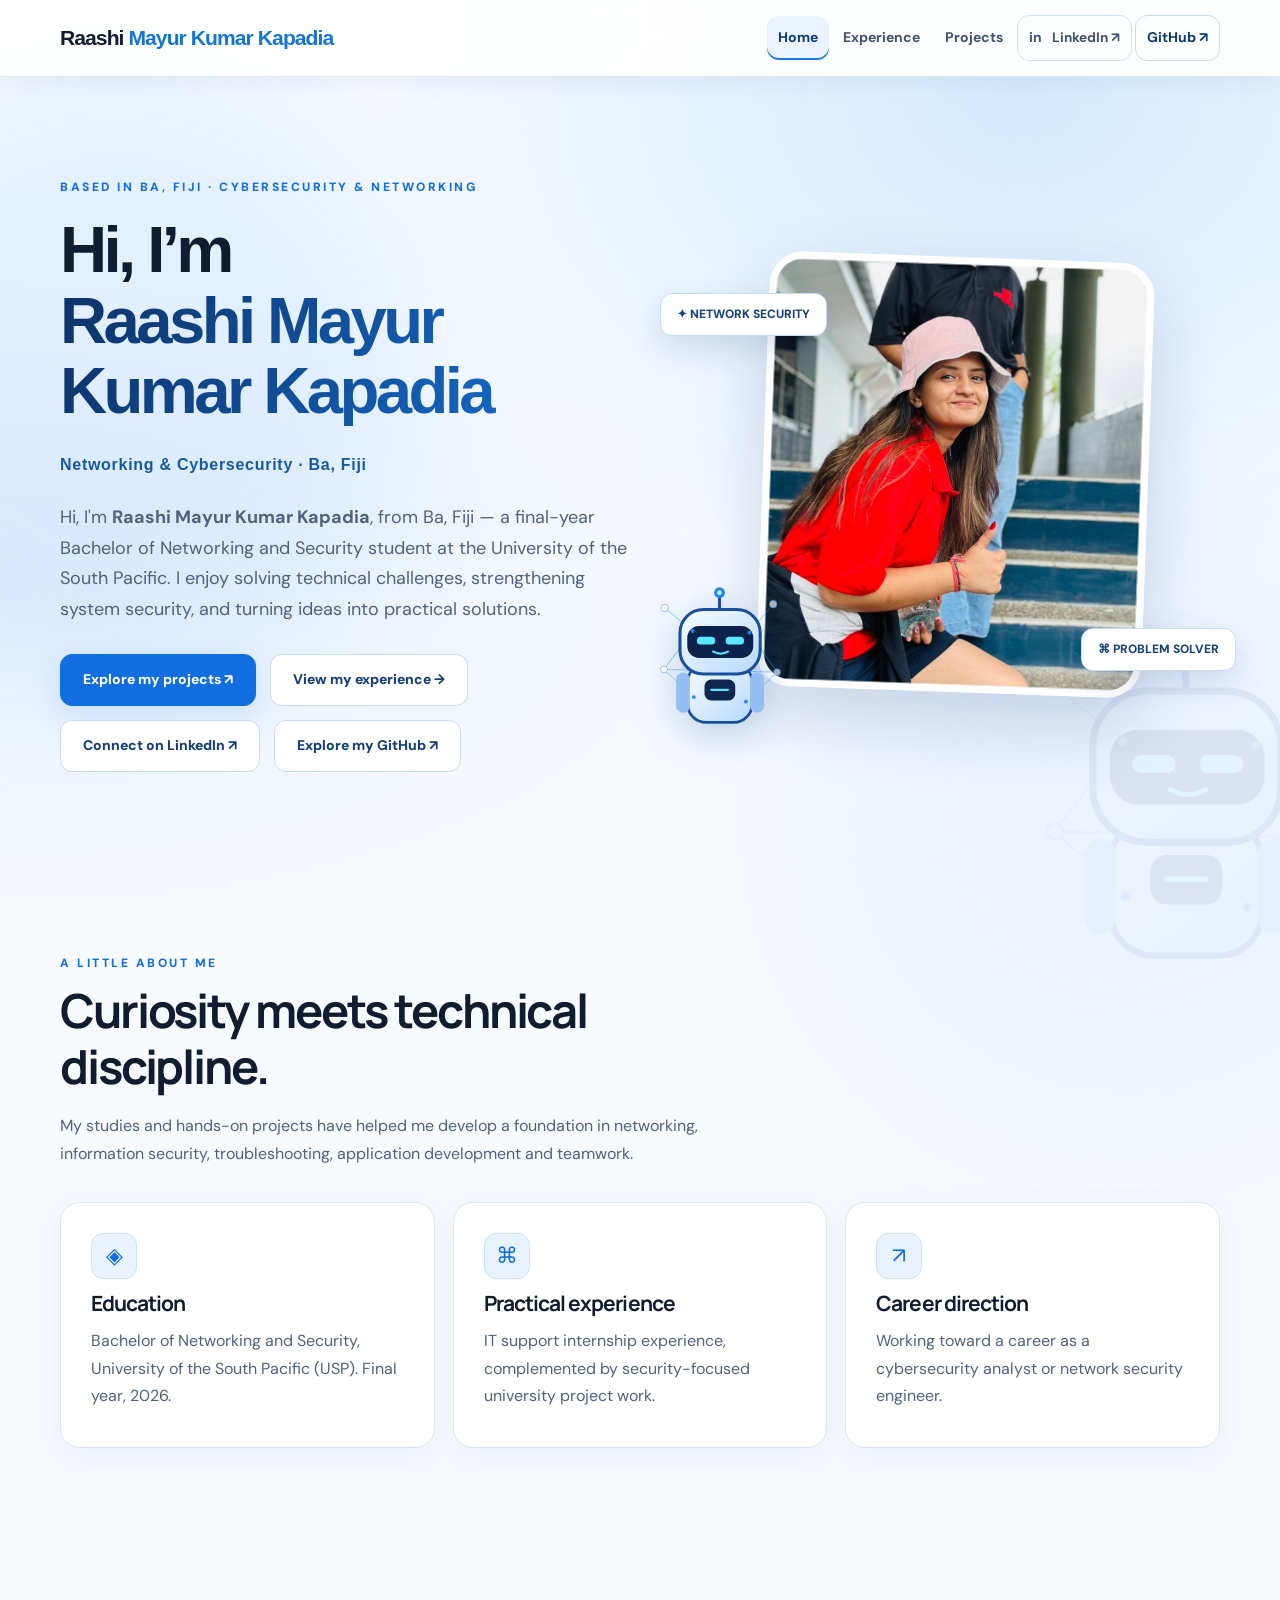
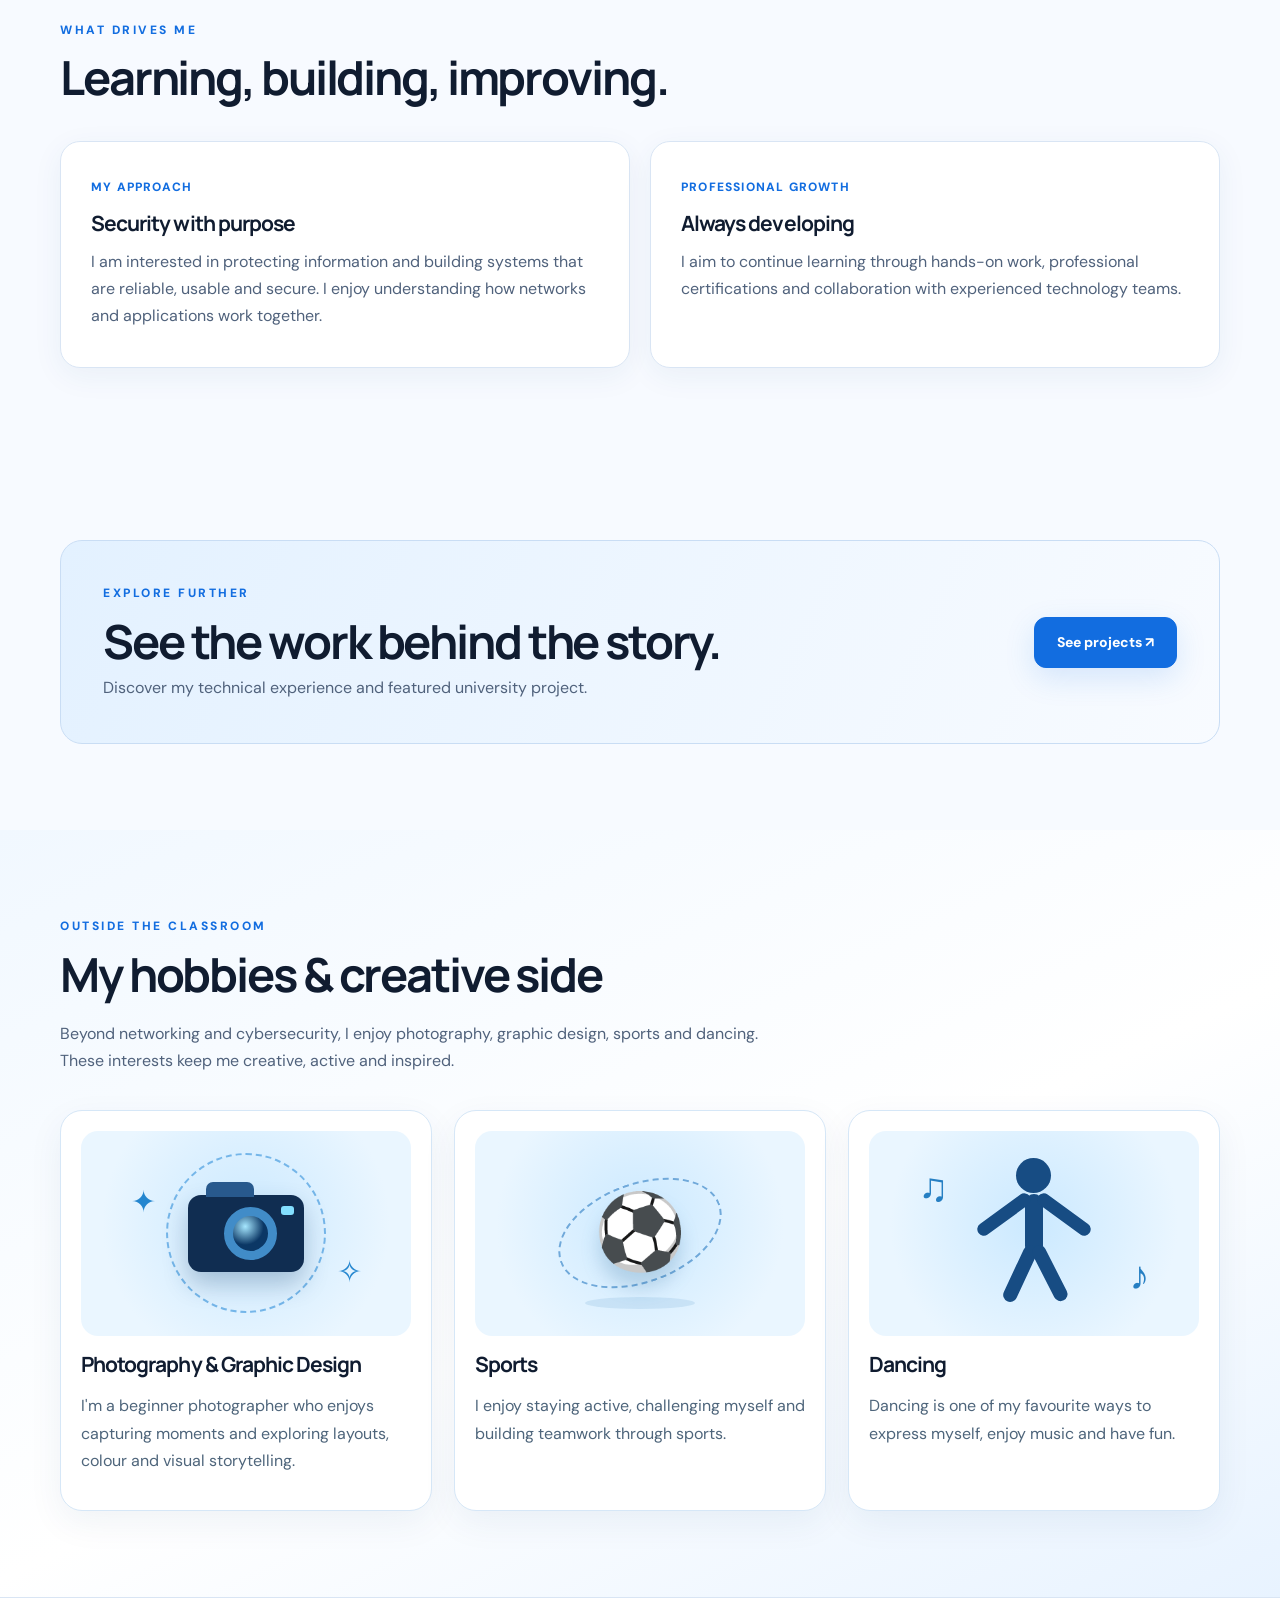
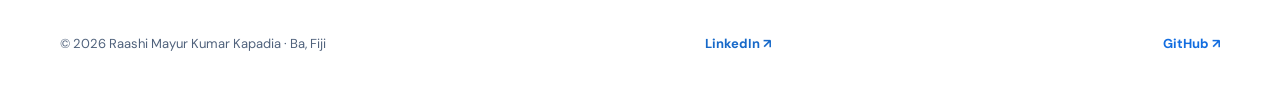
<file: index.html>
<!DOCTYPE html>

<html lang="en"><head><meta charset="utf-8"/><meta content="width=device-width, initial-scale=1" name="viewport"/><meta content="Raashi Mayur Kumar Kapadia — Networking and Cybersecurity ePortfolio, Ba, Fiji" name="description"/><meta content="#ffffff" name="theme-color"/><title>Home | Raashi Mayur Kumar Kapadia</title><link href="style.css" rel="stylesheet"/></head><body><div aria-hidden="true" class="scroll-progress"></div><div aria-hidden="true" class="ambient ambient-one"></div><div aria-hidden="true" class="ambient ambient-two"></div><div aria-hidden="true" class="spark-field"></div><div aria-hidden="true" class="robot-watermark"></div><header class="header"><nav aria-label="Main navigation" class="nav wrap"><a class="logo" href="index.html">Raashi <span class="logo-highlight">Mayur Kumar Kapadia</span></a><button aria-expanded="false" aria-label="Toggle navigation" class="menu">☰ Menu</button><div class="links"><a class="active" href="index.html">Home</a><a class="" href="experience.html">Experience</a><a class="" href="projects.html">Projects</a><a aria-label="Raashi Mayur Kumar Kapadia on LinkedIn" class="social-nav" href="https://www.linkedin.com/in/raashi-kapadia-7a2aa02a3" rel="noopener noreferrer" target="_blank">in <span>LinkedIn ↗</span></a><a aria-label="Raashi Mayur Kumar Kapadia on GitHub" class="github-nav" href="https://github.com/raashikapadia-art" rel="noopener noreferrer" target="_blank">GitHub ↗</a></div></nav></header><main><div class="wrap"><section class="hero"><div class="reveal"><div class="eyebrow">Based in Ba, Fiji · Cybersecurity &amp; Networking</div><h1>Hi, I’m <span class="hero-name">Raashi Mayur Kumar Kapadia</span></h1><p class="hero-tagline">Networking &amp; Cybersecurity  ·  Ba, Fiji</p><p class="lead">Hi, I'm <strong>Raashi Mayur Kumar Kapadia</strong>, from Ba, Fiji — a final-year Bachelor of Networking and Security student at the University of the South Pacific. I enjoy solving technical challenges, strengthening system security, and turning ideas into practical solutions.</p><div class="btns"><a class="btn primary" href="projects.html">Explore my projects ↗</a><a class="btn secondary" href="experience.html">View my experience →</a><a class="btn secondary" href="https://www.linkedin.com/in/raashi-kapadia-7a2aa02a3" rel="noopener noreferrer" target="_blank">Connect on LinkedIn ↗</a><a class="btn secondary" href="https://github.com/raashikapadia-art" rel="noopener noreferrer" target="_blank">Explore my GitHub ↗</a></div></div><div class="visual reveal"><div class="portrait-frame"><img alt="Raashi Mayur Kumar Kapadia smiling in a red shirt and pink hat" class="profile-photo" src="raashi-profile.png"/><div class="portrait-glow"></div></div><span class="floating f1">✦ NETWORK SECURITY</span><span class="floating f2">⌘ PROBLEM SOLVER</span><img alt="Friendly networking robot illustration" class="hero-robot" src="robot.svg"/></div></section></div><section class="section" style="background:#ffffff05"><div class="wrap"><div class="section-head reveal"><div class="eyebrow">A little about me</div><h2>Curiosity meets technical discipline.</h2><p class="muted">My studies and hands-on projects have helped me develop a foundation in networking, information security, troubleshooting, application development and teamwork.</p></div><div class="grid3"><article class="card reveal"><div class="iconbox">◈</div><h3>Education</h3><p>Bachelor of Networking and Security, University of the South Pacific (USP). Final year, 2026.</p></article><article class="card reveal"><div class="iconbox">⌘</div><h3>Practical experience</h3><p>IT support internship experience, complemented by security-focused university project work.</p></article><article class="card reveal"><div class="iconbox">↗</div><h3>Career direction</h3><p>Working toward a career as a cybersecurity analyst or network security engineer.</p></article></div></div></section><section class="section"><div class="wrap"><div class="section-head reveal"><div class="eyebrow">What drives me</div><h2>Learning, building, improving.</h2></div><div class="grid2"><div class="card reveal"><span class="kicker">My approach</span><h3>Security with purpose</h3><p>I am interested in protecting information and building systems that are reliable, usable and secure. I enjoy understanding how networks and applications work together.</p></div><div class="card reveal"><span class="kicker">Professional growth</span><h3>Always developing</h3><p>I aim to continue learning through hands-on work, professional certifications and collaboration with experienced technology teams.</p></div></div></div></section><section class="section"><div class="wrap"><div class="banner reveal"><div><div class="eyebrow">Explore further</div><h2 style="margin-bottom:5px">See the work behind the story.</h2><p class="muted" style="margin:0">Discover my technical experience and featured university project.</p></div><a class="btn primary" href="projects.html">See projects ↗</a></div></div></section><section class="section hobbies-section" id="hobbies"><div class="wrap"><div class="section-head reveal"><div class="eyebrow">Outside the classroom</div><h2>My hobbies &amp; creative side</h2><p class="muted">Beyond networking and cybersecurity, I enjoy photography, graphic design, sports and dancing. These interests keep me creative, active and inspired.</p></div><div class="hobby-grid"><article class="hobby-card reveal"><div aria-hidden="true" class="hobby-stage photo-stage"><div class="hobby-orbit"></div><div class="hobby-camera"><span class="hobby-lens"></span><span class="hobby-flash"></span></div><span class="hobby-star star-a">✦</span><span class="hobby-star star-b">✧</span></div><h3>Photography &amp; Graphic Design</h3><p>I'm a beginner photographer who enjoys capturing moments and exploring layouts, colour and visual storytelling.</p></article><article class="hobby-card reveal"><div aria-hidden="true" class="hobby-stage sports-stage"><div class="sports-track"></div><div class="sports-ball">⚽</div><div class="sports-swoosh"></div></div><h3>Sports</h3><p>I enjoy staying active, challenging myself and building teamwork through sports.</p></article><article class="hobby-card reveal"><div aria-hidden="true" class="hobby-stage dance-stage"><div class="music-note note-a">♫</div><div class="dance-person"><span class="dance-head"></span><span class="dance-body"></span><span class="dance-arm arm-left"></span><span class="dance-arm arm-right"></span><span class="dance-leg leg-left"></span><span class="dance-leg leg-right"></span></div><div class="music-note note-b">♪</div></div><h3>Dancing</h3><p>Dancing is one of my favourite ways to express myself, enjoy music and have fun.</p></article></div></div></section></main><footer class="footer"><div class="wrap footflex"><span>© 2026 Raashi Mayur Kumar Kapadia · Ba, Fiji</span><span><a class="footer-social" href="https://www.linkedin.com/in/raashi-kapadia-7a2aa02a3" rel="noopener noreferrer" target="_blank">LinkedIn ↗</a></span><a class="footer-social github-footer" href="https://github.com/raashikapadia-art" rel="noopener noreferrer" target="_blank">GitHub ↗</a></div></footer><script defer="" src="script.js"></script></body></html>
</file>
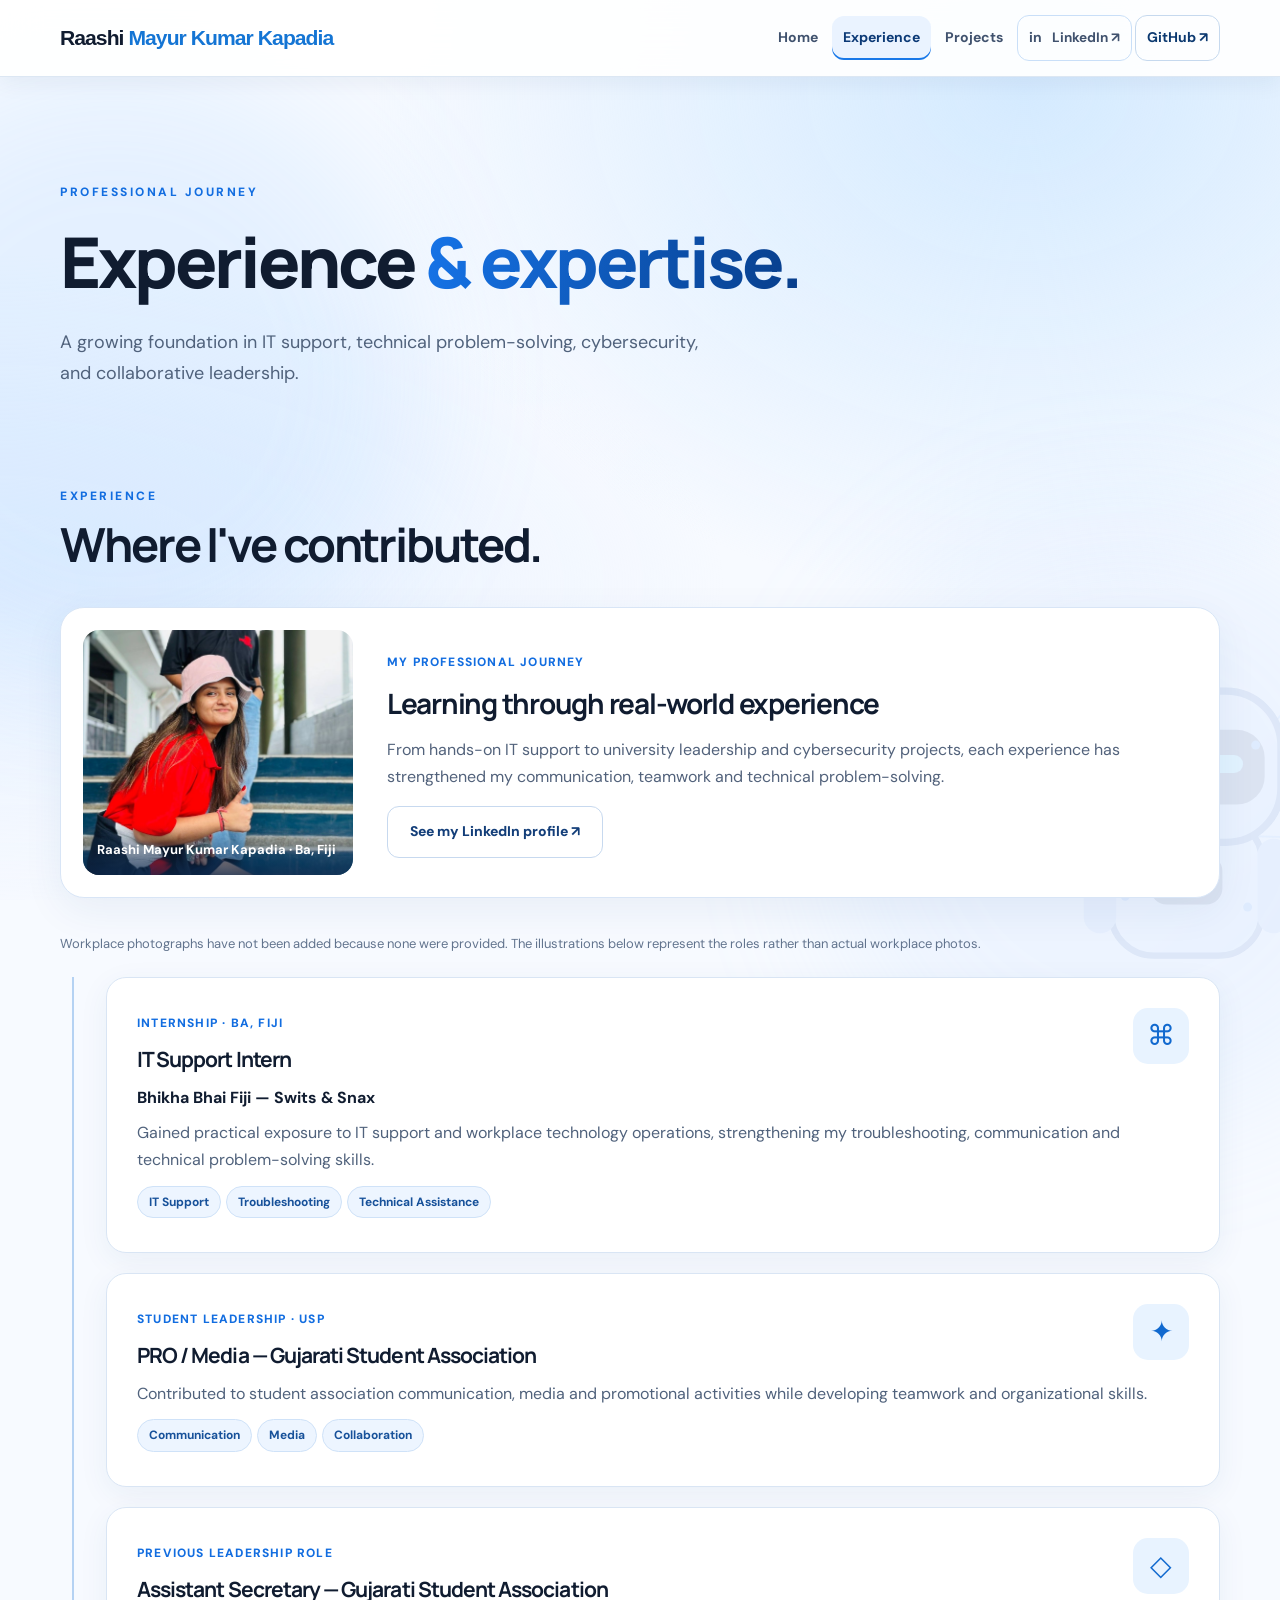
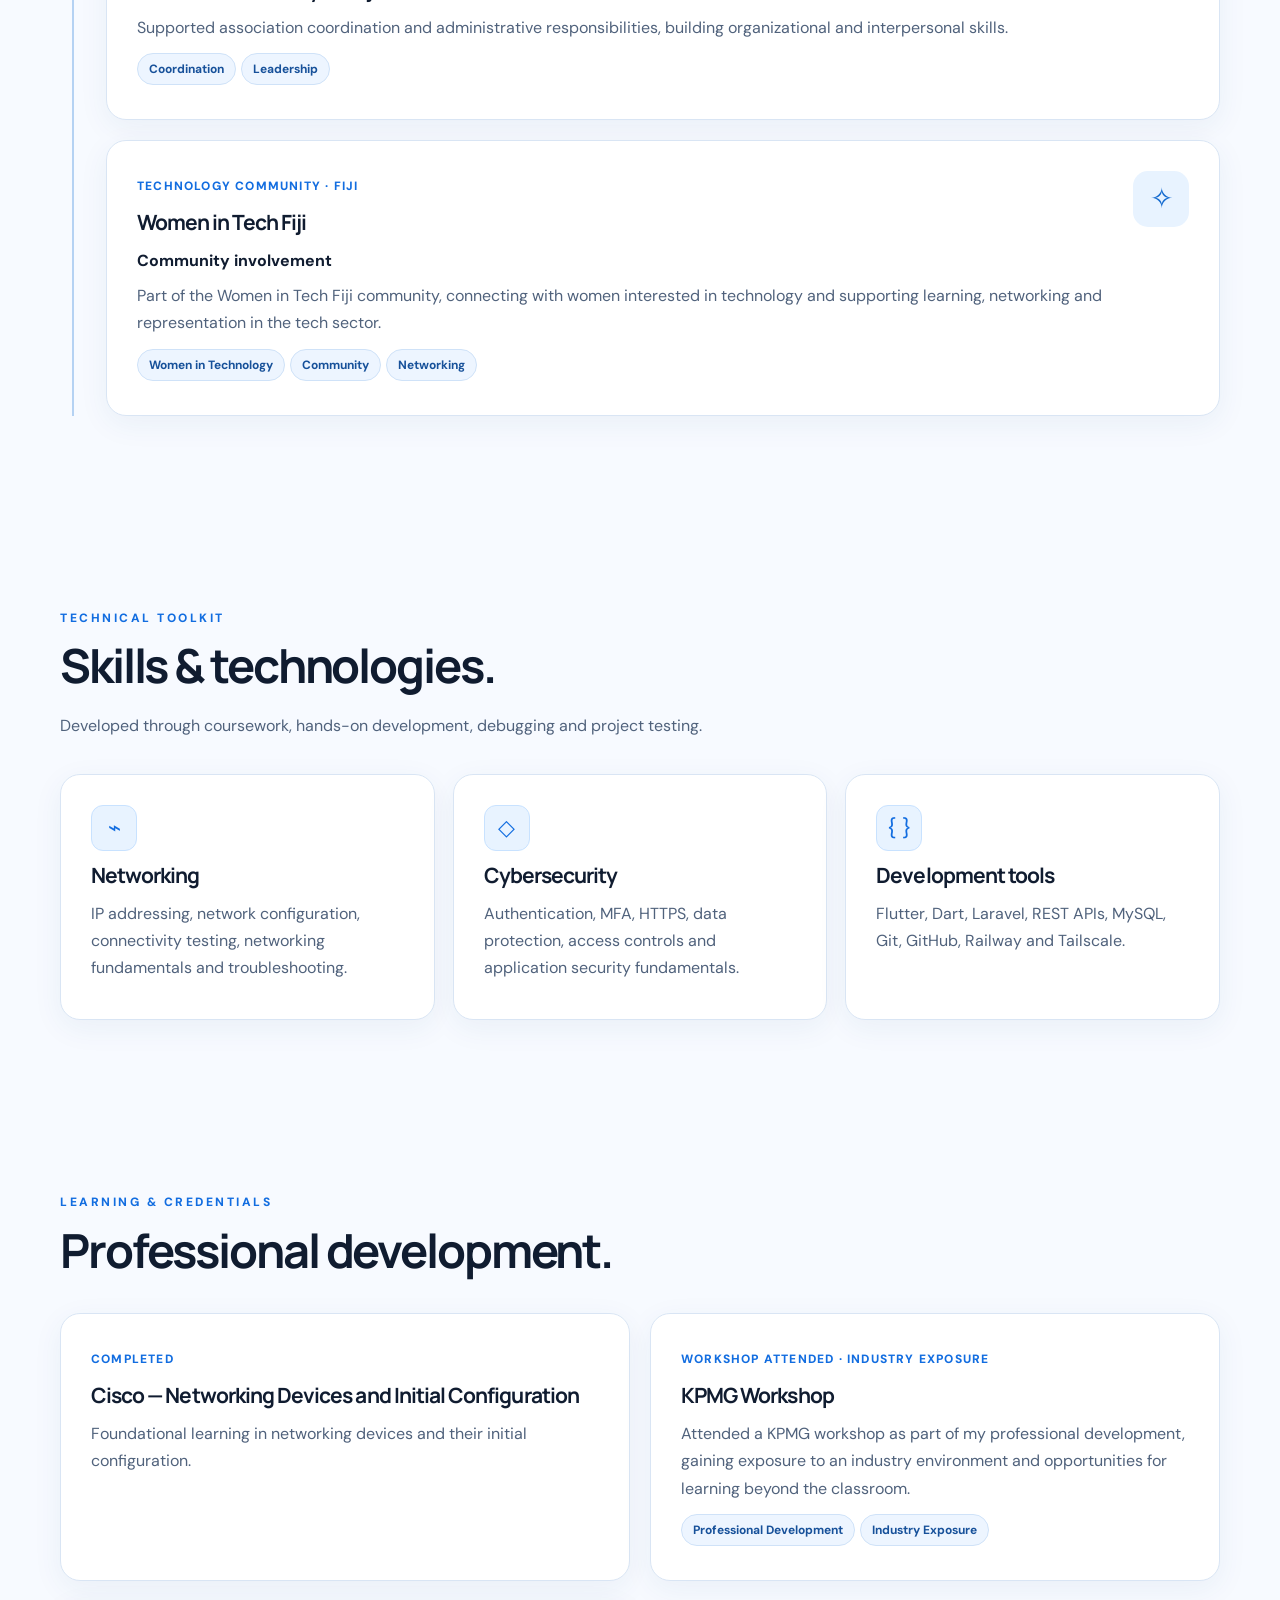
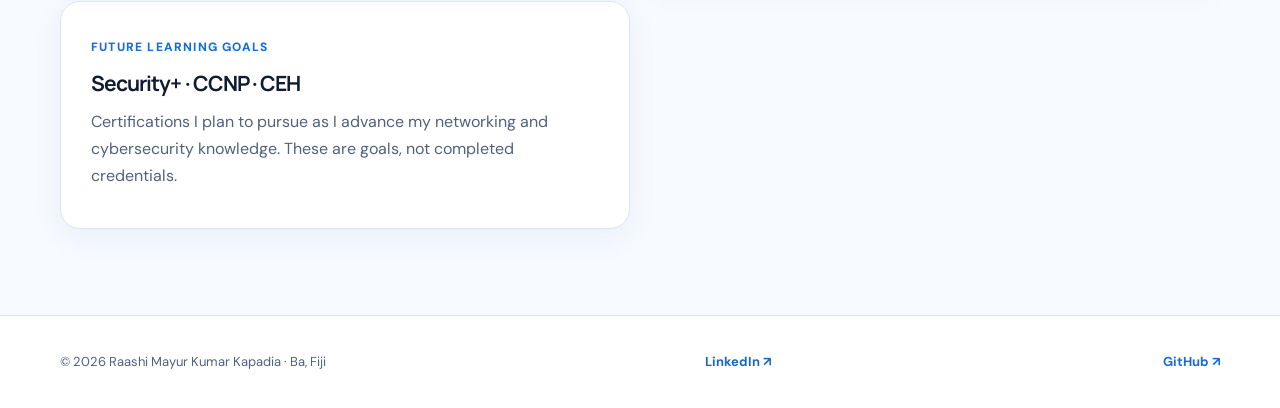
<file: experience.html>
<!DOCTYPE html>

<html lang="en"><head><meta charset="utf-8"/><meta content="width=device-width, initial-scale=1" name="viewport"/><meta content="Raashi Mayur Kumar Kapadia — Networking and Cybersecurity ePortfolio, Ba, Fiji" name="description"/><meta content="#ffffff" name="theme-color"/><title>Experience &amp; Skills | Raashi Mayur Kumar Kapadia</title><link href="style.css" rel="stylesheet"/></head><body><div aria-hidden="true" class="scroll-progress"></div><div aria-hidden="true" class="ambient ambient-one"></div><div aria-hidden="true" class="ambient ambient-two"></div><div aria-hidden="true" class="spark-field"></div><div aria-hidden="true" class="robot-watermark"></div><header class="header"><nav aria-label="Main navigation" class="nav wrap"><a class="logo" href="index.html">Raashi <span class="logo-highlight">Mayur Kumar Kapadia</span></a><button aria-expanded="false" aria-label="Toggle navigation" class="menu">☰ Menu</button><div class="links"><a class="" href="index.html">Home</a><a class="active" href="experience.html">Experience</a><a class="" href="projects.html">Projects</a><a aria-label="Raashi Mayur Kumar Kapadia on LinkedIn" class="social-nav" href="https://www.linkedin.com/in/raashi-kapadia-7a2aa02a3" rel="noopener noreferrer" target="_blank">in <span>LinkedIn ↗</span></a><a aria-label="Raashi Mayur Kumar Kapadia on GitHub" class="github-nav" href="https://github.com/raashikapadia-art" rel="noopener noreferrer" target="_blank">GitHub ↗</a></div></nav></header><main><div class="wrap"><section class="page-hero reveal"><div class="eyebrow">Professional journey</div><h1>Experience <em>&amp; expertise.</em></h1><p class="lead">A growing foundation in IT support, technical problem-solving, cybersecurity, and collaborative leadership.</p></section><section class="section" style="padding-top:25px"><div class="section-head reveal"><div class="eyebrow">Experience</div><h2>Where I've contributed.</h2></div><div class="experience-feature reveal"><div class="experience-photo"><img alt="Portrait of Raashi Mayur Kumar Kapadia" src="raashi-profile.png"/><span>Raashi Mayur Kumar Kapadia · Ba, Fiji</span></div><div><span class="kicker">My professional journey</span><h3>Learning through real-world experience</h3><p>From hands-on IT support to university leadership and cybersecurity projects, each experience has strengthened my communication, teamwork and technical problem-solving.</p><a class="btn secondary" href="https://www.linkedin.com/in/raashi-kapadia-7a2aa02a3" rel="noopener noreferrer" target="_blank">See my LinkedIn profile ↗</a></div></div><div class="experience-note reveal">Workplace photographs have not been added because none were provided. The illustrations below represent the roles rather than actual workplace photos.</div><div class="timeline"><article class="card reveal"><div class="experience-icon">⌘</div><span class="kicker">Internship · Ba, Fiji</span><h3>IT Support Intern</h3><strong>Bhikha Bhai Fiji — Swits &amp; Snax</strong><p>Gained practical exposure to IT support and workplace technology operations, strengthening my troubleshooting, communication and technical problem-solving skills.</p><span class="tag">IT Support</span><span class="tag">Troubleshooting</span><span class="tag">Technical Assistance</span></article><article class="card reveal"><div class="experience-icon">✦</div><span class="kicker">Student leadership · USP</span><h3>PRO / Media — Gujarati Student Association</h3><p>Contributed to student association communication, media and promotional activities while developing teamwork and organizational skills.</p><span class="tag">Communication</span><span class="tag">Media</span><span class="tag">Collaboration</span></article><article class="card reveal"><div class="experience-icon">◇</div><span class="kicker">Previous leadership role</span><h3>Assistant Secretary — Gujarati Student Association</h3><p>Supported association coordination and administrative responsibilities, building organizational and interpersonal skills.</p><span class="tag">Coordination</span><span class="tag">Leadership</span></article><article class="card reveal"><div class="experience-icon">✧</div><span class="kicker">Technology community · Fiji</span><h3>Women in Tech Fiji</h3><strong>Community involvement</strong><p>Part of the Women in Tech Fiji community, connecting with women interested in technology and supporting learning, networking and representation in the tech sector.</p><span class="tag">Women in Technology</span><span class="tag">Community</span><span class="tag">Networking</span></article></div></section><section class="section"><div class="section-head reveal"><div class="eyebrow">Technical toolkit</div><h2>Skills &amp; technologies.</h2><p class="muted">Developed through coursework, hands-on development, debugging and project testing.</p></div><div class="grid3"><div class="card reveal"><div class="iconbox">⌁</div><h3>Networking</h3><p>IP addressing, network configuration, connectivity testing, networking fundamentals and troubleshooting.</p></div><div class="card reveal"><div class="iconbox">◇</div><h3>Cybersecurity</h3><p>Authentication, MFA, HTTPS, data protection, access controls and application security fundamentals.</p></div><div class="card reveal"><div class="iconbox">{ }</div><h3>Development tools</h3><p>Flutter, Dart, Laravel, REST APIs, MySQL, Git, GitHub, Railway and Tailscale.</p></div></div></section><section class="section"><div class="section-head reveal"><div class="eyebrow">Learning &amp; credentials</div><h2>Professional development.</h2></div><div class="grid2"><div class="card reveal"><span class="kicker">Completed</span><h3>Cisco — Networking Devices and Initial Configuration</h3><p>Foundational learning in networking devices and their initial configuration.</p></div><div class="card reveal"><span class="kicker">Workshop attended · Industry exposure</span><h3>KPMG Workshop</h3><p>Attended a KPMG workshop as part of my professional development, gaining exposure to an industry environment and opportunities for learning beyond the classroom.</p><span class="tag">Professional Development</span><span class="tag">Industry Exposure</span></div><div class="card reveal"><span class="kicker">Future learning goals</span><h3>Security+ · CCNP · CEH</h3><p>Certifications I plan to pursue as I advance my networking and cybersecurity knowledge. These are goals, not completed credentials.</p></div></div></section></div></main><footer class="footer"><div class="wrap footflex"><span>© 2026 Raashi Mayur Kumar Kapadia · Ba, Fiji</span><span><a class="footer-social" href="https://www.linkedin.com/in/raashi-kapadia-7a2aa02a3" rel="noopener noreferrer" target="_blank">LinkedIn ↗</a></span><a class="footer-social github-footer" href="https://github.com/raashikapadia-art" rel="noopener noreferrer" target="_blank">GitHub ↗</a></div></footer><script defer="" src="script.js"></script></body></html>
</file>
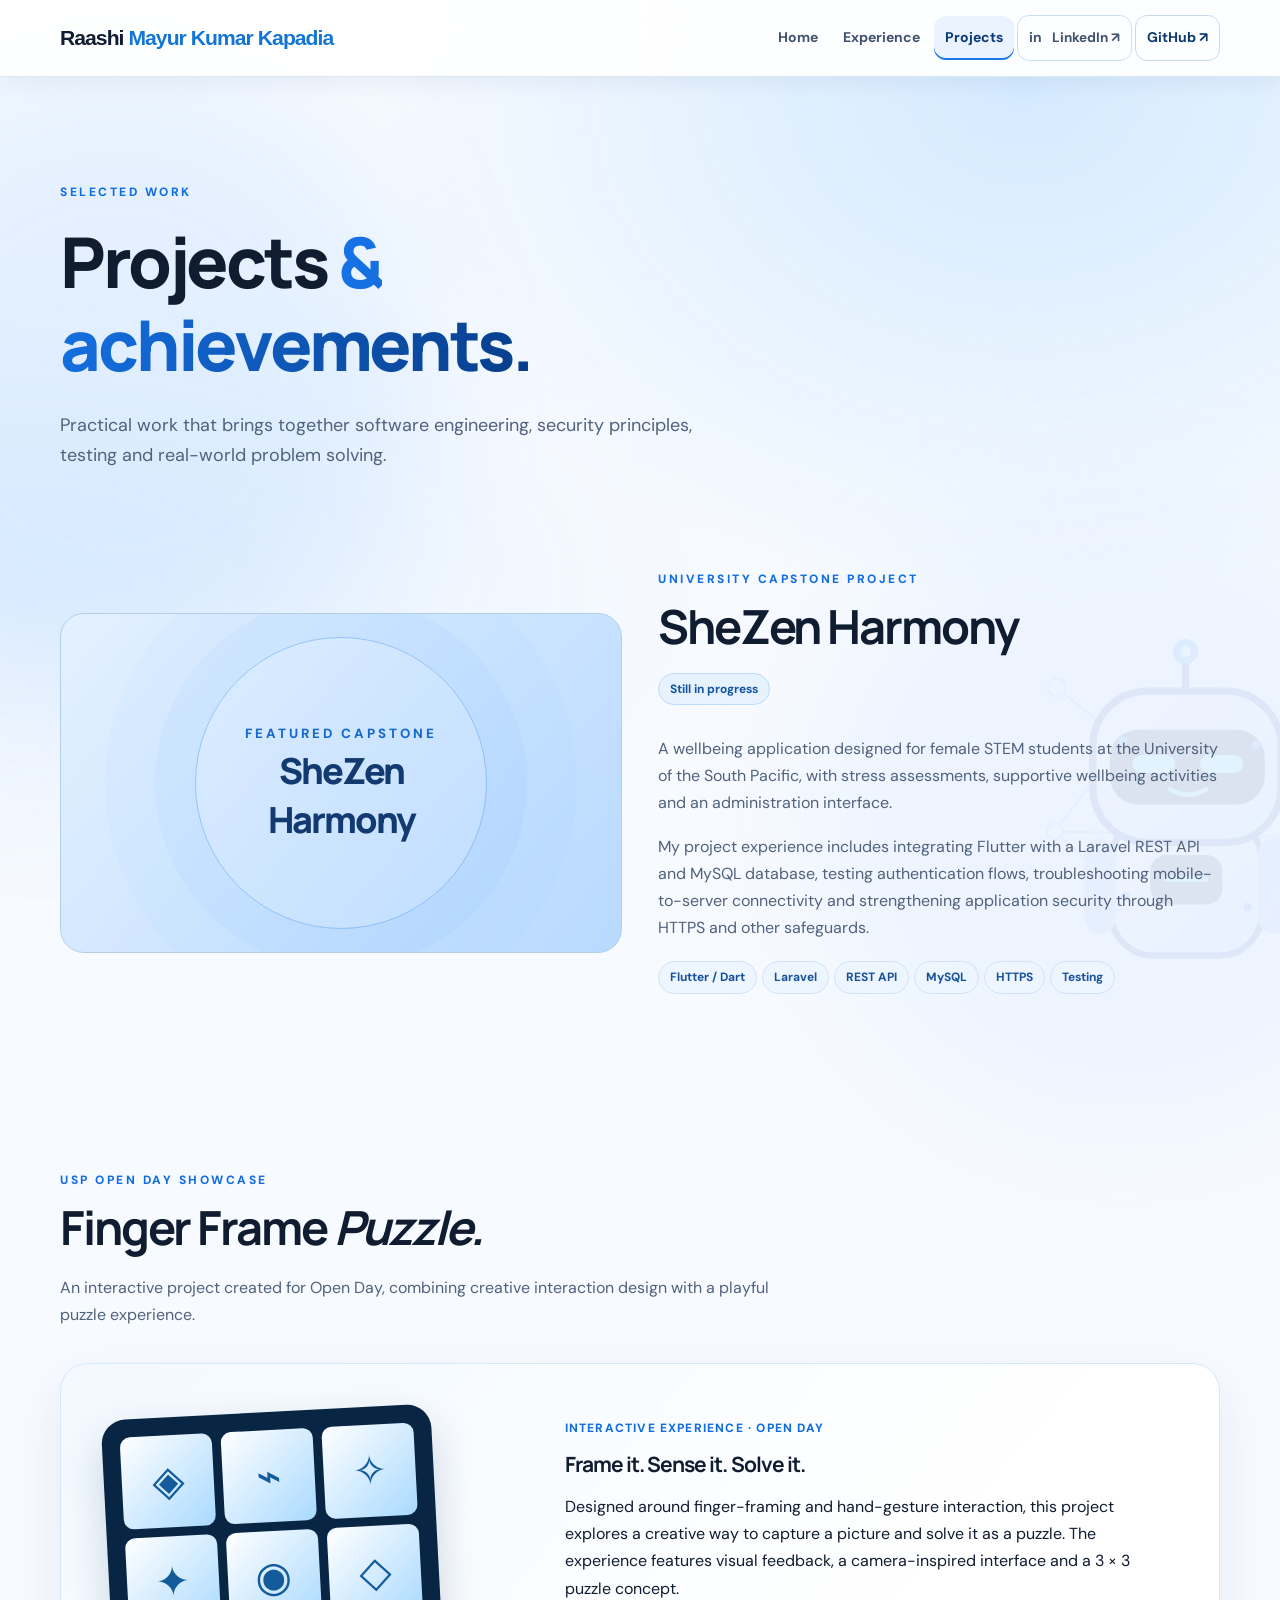
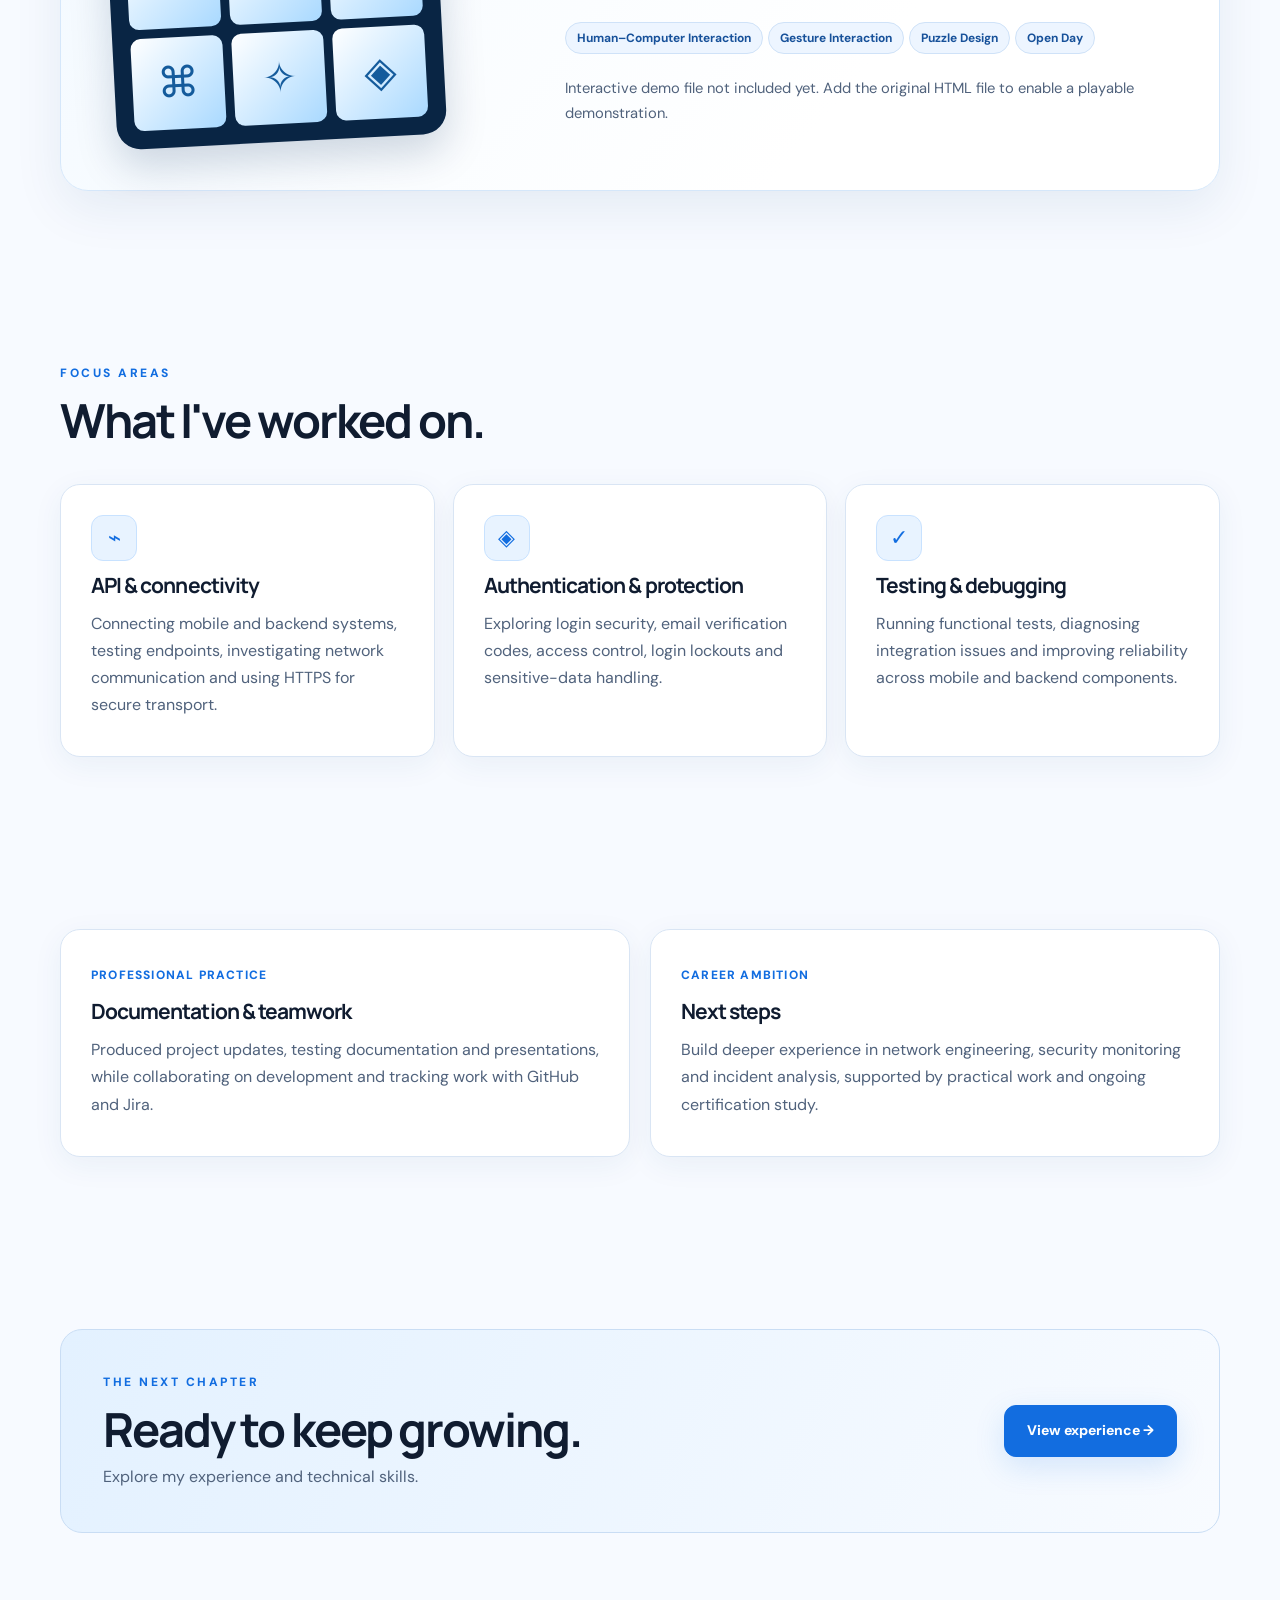
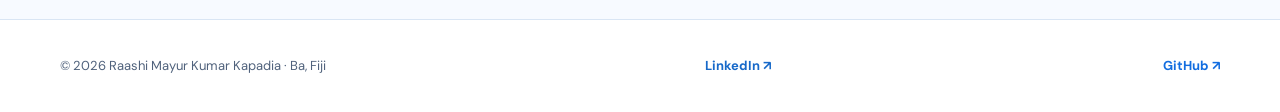
<file: projects.html>
<!DOCTYPE html>

<html lang="en"><head><meta charset="utf-8"/><meta content="width=device-width, initial-scale=1" name="viewport"/><meta content="Raashi Mayur Kumar Kapadia — Networking and Cybersecurity ePortfolio, Ba, Fiji" name="description"/><meta content="#ffffff" name="theme-color"/><title>Projects &amp; Achievements | Raashi Mayur Kumar Kapadia</title><link href="style.css" rel="stylesheet"/></head><body><div aria-hidden="true" class="scroll-progress"></div><div aria-hidden="true" class="ambient ambient-one"></div><div aria-hidden="true" class="ambient ambient-two"></div><div aria-hidden="true" class="spark-field"></div><div aria-hidden="true" class="robot-watermark"></div><header class="header"><nav aria-label="Main navigation" class="nav wrap"><a class="logo" href="index.html">Raashi <span class="logo-highlight">Mayur Kumar Kapadia</span></a><button aria-expanded="false" aria-label="Toggle navigation" class="menu">☰ Menu</button><div class="links"><a class="" href="index.html">Home</a><a class="" href="experience.html">Experience</a><a class="active" href="projects.html">Projects</a><a aria-label="Raashi Mayur Kumar Kapadia on LinkedIn" class="social-nav" href="https://www.linkedin.com/in/raashi-kapadia-7a2aa02a3" rel="noopener noreferrer" target="_blank">in <span>LinkedIn ↗</span></a><a aria-label="Raashi Mayur Kumar Kapadia on GitHub" class="github-nav" href="https://github.com/raashikapadia-art" rel="noopener noreferrer" target="_blank">GitHub ↗</a></div></nav></header><main><div class="wrap"><section class="page-hero reveal"><div class="eyebrow">Selected work</div><h1>Projects <em>&amp; achievements.</em></h1><p class="lead">Practical work that brings together software engineering, security principles, testing and real-world problem solving.</p></section><section class="section" style="padding-top:25px"><div class="feature"><div class="mockup reveal"><small>FEATURED CAPSTONE</small><strong>SheZen<br/>Harmony</strong></div><div class="reveal"><div class="eyebrow">University capstone project</div><h2>SheZen Harmony</h2><span class="tag status-tag">Still in progress</span><p class="muted">A wellbeing application designed for female STEM students at the University of the South Pacific, with stress assessments, supportive wellbeing activities and an administration interface.</p><p class="muted">My project experience includes integrating Flutter with a Laravel REST API and MySQL database, testing authentication flows, troubleshooting mobile-to-server connectivity and strengthening application security through HTTPS and other safeguards.</p><div><span class="tag">Flutter / Dart</span><span class="tag">Laravel</span><span class="tag">REST API</span><span class="tag">MySQL</span><span class="tag">HTTPS</span><span class="tag">Testing</span></div></div></div></section><section class="section" id="open-day-project"><div class="section-head reveal"><div class="eyebrow">USP Open Day showcase</div><h2>Finger Frame <em>Puzzle.</em></h2><p class="muted">An interactive project created for Open Day, combining creative interaction design with a playful puzzle experience.</p></div><div class="showcase-card reveal"><div aria-label="Decorative three by three puzzle illustration" class="puzzle-visual"><span>◈</span><span>⌁</span><span>✧</span><span>✦</span><span>◉</span><span>◇</span><span>⌘</span><span>✧</span><span>◈</span></div><div><span class="kicker">Interactive experience · Open Day</span><h3>Frame it. Sense it. Solve it.</h3><p>Designed around finger-framing and hand-gesture interaction, this project explores a creative way to capture a picture and solve it as a puzzle. The experience features visual feedback, a camera-inspired interface and a 3 × 3 puzzle concept.</p><div><span class="tag">Human–Computer Interaction</span><span class="tag">Gesture Interaction</span><span class="tag">Puzzle Design</span><span class="tag">Open Day</span></div><p class="muted" style="margin-top:18px;font-size:.92rem">Interactive demo file not included yet. Add the original HTML file to enable a playable demonstration.</p></div></div></section><section class="section"><div class="section-head reveal"><div class="eyebrow">Focus areas</div><h2>What I've worked on.</h2></div><div class="grid3"><article class="card reveal"><div class="iconbox">⌁</div><h3>API &amp; connectivity</h3><p>Connecting mobile and backend systems, testing endpoints, investigating network communication and using HTTPS for secure transport.</p></article><article class="card reveal"><div class="iconbox">◈</div><h3>Authentication &amp; protection</h3><p>Exploring login security, email verification codes, access control, login lockouts and sensitive-data handling.</p></article><article class="card reveal"><div class="iconbox">✓</div><h3>Testing &amp; debugging</h3><p>Running functional tests, diagnosing integration issues and improving reliability across mobile and backend components.</p></article></div></section><section class="section"><div class="grid2"><div class="card reveal"><span class="kicker">Professional practice</span><h3>Documentation &amp; teamwork</h3><p>Produced project updates, testing documentation and presentations, while collaborating on development and tracking work with GitHub and Jira.</p></div><div class="card reveal"><span class="kicker">Career ambition</span><h3>Next steps</h3><p>Build deeper experience in network engineering, security monitoring and incident analysis, supported by practical work and ongoing certification study.</p></div></div></section><section class="section"><div class="banner reveal"><div><div class="eyebrow">The next chapter</div><h2 style="margin-bottom:5px">Ready to keep growing.</h2><p class="muted" style="margin:0">Explore my experience and technical skills.</p></div><a class="btn primary" href="experience.html">View experience →</a></div></section></div></main><footer class="footer"><div class="wrap footflex"><span>© 2026 Raashi Mayur Kumar Kapadia · Ba, Fiji</span><span><a class="footer-social" href="https://www.linkedin.com/in/raashi-kapadia-7a2aa02a3" rel="noopener noreferrer" target="_blank">LinkedIn ↗</a></span><a class="footer-social github-footer" href="https://github.com/raashikapadia-art" rel="noopener noreferrer" target="_blank">GitHub ↗</a></div></footer><script defer="" src="script.js"></script></body></html>
</file>
<file: style.css>
@import url('https://fonts.googleapis.com/css2?family=DM+Sans:wght@400;500;600;700&family=Manrope:wght@400;500;600;700;800&display=swap');
:root{--bg:#080e1b;--surface:#101a2b;--surface2:#142139;--line:#28374e;--text:#f2f6ff;--muted:#a7b6cb;--teal:#69e1d3;--violet:#b3a0ff;--max:1160px}*{box-sizing:border-box}html{scroll-behavior:smooth}body{margin:0;background:var(--bg);color:var(--text);font-family:'DM Sans',sans-serif;line-height:1.7;overflow-x:hidden}body:before{content:'';position:fixed;inset:0;z-index:-2;background:radial-gradient(ellipse at 78% 4%,#2d286450,transparent 36%),radial-gradient(ellipse at 8% 45%,#087e7650,transparent 40%);pointer-events:none}a{color:inherit;text-decoration:none}button{font:inherit}::selection{background:#69e1d366;color:#fff}.wrap{width:min(var(--max),calc(100% - 48px));margin:auto}.header{position:sticky;top:0;z-index:30;background:#080e1bdb;backdrop-filter:blur(18px);border-bottom:1px solid #ffffff15}.nav{display:flex;align-items:center;justify-content:space-between;min-height:76px}.logo{font-family:Manrope,sans-serif;font-size:20px;font-weight:800;letter-spacing:-1px}.logo span{color:var(--teal)}.links{display:flex;gap:10px;align-items:center}.links a{font-size:14px;font-weight:700;color:var(--muted);padding:11px 16px;border-radius:12px;transition:.25s}.links a:hover,.links a.active{color:var(--text);background:#ffffff12}.links a.active{box-shadow:inset 0 -2px var(--teal)}.menu{display:none;background:transparent;border:1px solid var(--line);border-radius:10px;color:#fff;padding:8px 13px;cursor:pointer}.hero{min-height:660px;display:grid;grid-template-columns:1.25fr .75fr;align-items:center;gap:65px;padding:100px 0 95px}.eyebrow{font-size:12px;text-transform:uppercase;letter-spacing:2.5px;font-weight:800;color:var(--teal)}h1,h2,h3{font-family:Manrope,sans-serif;line-height:1.18;letter-spacing:-.045em}h1{font-size:clamp(48px,6vw,83px);margin:18px 0 24px;font-weight:800}h1 em{font-style:normal;background:linear-gradient(100deg,var(--teal),var(--violet));background-clip:text;color:transparent}h2{font-size:clamp(30px,4vw,47px);margin:10px 0 18px}h3{font-size:21px;margin:12px 0}.lead{font-size:18px;color:var(--muted);max-width:640px}.btns{display:flex;gap:14px;flex-wrap:wrap;margin-top:30px}.btn{display:inline-flex;align-items:center;justify-content:center;gap:10px;border-radius:12px;padding:13px 22px;font-weight:800;font-size:14px;transition:transform .25s,background .25s,box-shadow .25s;border:1px solid var(--line)}.btn:hover{transform:translateY(-4px)}.primary{background:var(--teal);color:#082027;border-color:var(--teal);box-shadow:0 10px 35px #69e1d320}.secondary{background:#ffffff09;color:var(--text)}.visual{position:relative;min-height:420px;display:grid;place-items:center}.orbit{width:min(100%,375px);aspect-ratio:1;border-radius:50%;border:1px solid #69e1d34d;display:grid;place-items:center;position:relative;animation:float 7s ease-in-out infinite;box-shadow:0 0 100px #69e1d315,inset 0 0 80px #69e1d30d}.orbit:before,.orbit:after{content:'';position:absolute;border-radius:50%;border:1px dashed #b3a0ff50;inset:24px;animation:spin 40s linear infinite}.orbit:after{inset:58px;animation-direction:reverse}.monogram{width:180px;height:180px;border-radius:32px;background:linear-gradient(140deg,#1b3944,#292044);display:grid;place-items:center;font:800 68px Manrope;color:var(--teal);border:1px solid #69e1d34d;box-shadow:0 20px 70px #0008;z-index:1}.floating{position:absolute;background:#122239e8;border:1px solid #39516a;border-radius:12px;padding:10px 16px;font-size:12px;font-weight:800;box-shadow:0 20px 30px #0004;z-index:2}.f1{top:15%;left:-3%;animation:float 5s ease-in-out infinite}.f2{right:-5%;bottom:18%;animation:float 6s ease-in-out infinite 1s}.section{padding:86px 0}.section-head{max-width:720px;margin-bottom:35px}.muted{color:var(--muted)}.grid3{display:grid;grid-template-columns:repeat(3,1fr);gap:18px}.grid2{display:grid;grid-template-columns:repeat(2,1fr);gap:20px}.card{background:linear-gradient(145deg,#15243aee,#0e1929f2);border:1px solid var(--line);border-radius:20px;padding:30px;transition:transform .3s,border-color .3s,box-shadow .3s}.card:hover{transform:translateY(-7px);border-color:#69e1d37a;box-shadow:0 25px 50px #0005}.card p{color:var(--muted);margin:8px 0}.iconbox{width:46px;height:46px;border-radius:12px;background:#69e1d31a;border:1px solid #69e1d333;color:var(--teal);display:grid;place-items:center;font-size:22px}.tag{display:inline-block;color:#d5e1f5;border:1px solid #354760;background:#1a2b42;padding:5px 11px;border-radius:99px;font-size:12px;font-weight:700;margin:4px 5px 4px 0}.stat{font:800 36px Manrope;color:var(--teal)}.page-hero{padding:105px 0 55px;max-width:780px}.page-hero h1{font-size:clamp(45px,6vw,70px)}.timeline{border-left:2px solid #3a5368;padding-left:32px;margin-left:12px}.timeline .card{position:relative;margin-bottom:20px}.timeline .card:before{content:'';position:absolute;left:-41px;top:34px;width:14px;height:14px;background:var(--teal);border:4px solid var(--bg);border-radius:50%}.kicker{font-size:12px;letter-spacing:1.2px;color:var(--teal);font-weight:800;text-transform:uppercase}.feature{display:grid;grid-template-columns:1fr 1fr;gap:36px;align-items:center}.mockup{min-height:340px;border-radius:24px;border:1px solid #4e6179;background:linear-gradient(130deg,#132d40,#1e2347 65%,#263c4e);display:flex;flex-direction:column;justify-content:center;align-items:center;position:relative;overflow:hidden}.mockup:before{content:'';position:absolute;width:290px;height:290px;border:1px solid #69e1d355;border-radius:50%;box-shadow:0 0 0 40px #69e1d309,0 0 0 90px #69e1d306;animation:pulse 5s ease-in-out infinite}.mockup strong{z-index:1;font:800 36px Manrope;letter-spacing:-2px;text-align:center}.mockup small{z-index:1;color:var(--teal);font-weight:800;letter-spacing:3px}.banner{padding:42px;background:linear-gradient(120deg,#173849,#24234b);border:1px solid #536b7b;border-radius:22px;display:flex;align-items:center;justify-content:space-between;gap:25px}.footer{border-top:1px solid var(--line);padding:35px 0;color:var(--muted);font-size:13px}.footflex{display:flex;justify-content:space-between;gap:15px;flex-wrap:wrap}.reveal{opacity:0;transform:translateY(25px);transition:opacity .8s ease,transform .8s ease}.reveal.visible{opacity:1;transform:translateY(0)}@keyframes float{0%,100%{transform:translateY(0)}50%{transform:translateY(-14px)}}@keyframes spin{to{transform:rotate(360deg)}}@keyframes pulse{50%{transform:scale(1.08);opacity:.5}}@media(max-width:850px){.hero,.feature{grid-template-columns:1fr}.hero{padding:70px 0;gap:10px}.visual{min-height:330px}.orbit{width:280px}.monogram{width:140px;height:140px;font-size:50px}.grid3{grid-template-columns:1fr 1fr}.f1{left:0}.f2{right:0}}@media(max-width:600px){.wrap{width:min(100% - 32px,var(--max))}.menu{display:block}.links{display:none;position:absolute;left:0;right:0;top:76px;background:#0d1727;padding:16px;flex-direction:column;align-items:stretch;border-bottom:1px solid var(--line)}.links.open{display:flex}.grid3,.grid2{grid-template-columns:1fr}.section{padding:62px 0}.page-hero{padding:65px 0 25px}.banner{flex-direction:column;align-items:flex-start}.visual{min-height:300px}.orbit{width:250px}.floating{font-size:10px}h1{font-size:48px}.card{padding:24px}}@media(prefers-reduced-motion:reduce){*,*:before,*:after{animation:none!important;transition:none!important;scroll-behavior:auto!important}.reveal{opacity:1;transform:none}}

.social-nav,.footer-social{color:#8ce4df;text-decoration:none;font-weight:700;transition:color .2s,transform .2s}.social-nav{border:1px solid #ffffff35;border-radius:10px;padding:9px 13px;white-space:nowrap}.social-nav:hover,.footer-social:hover{color:white;transform:translateY(-2px)}.social-nav span{font-size:.85rem;margin-left:7px}@media(max-width:650px){.social-nav span{display:none}.social-nav{padding:7px 11px}}

/* Visible, polished motion layer */
.scroll-progress{position:fixed;top:0;left:0;width:0;height:4px;background:linear-gradient(90deg,#6ce6d8,#ae8cff,#6ce6d8);z-index:100;box-shadow:0 0 18px #6ce6d8;transition:width .08s linear}
.ambient{position:fixed;width:48vw;height:48vw;min-width:350px;min-height:350px;filter:blur(70px);opacity:.18;border-radius:50%;pointer-events:none;z-index:-1;animation:ambient-drift 13s ease-in-out infinite alternate}
.ambient-one{top:8%;left:-15%;background:#00d7cf}.ambient-two{bottom:-25%;right:-12%;background:#9061ff;animation-delay:-6s}
@keyframes ambient-drift{to{transform:translate(16vw,-12vh) scale(1.25)}}
.spark-field{position:fixed;inset:0;pointer-events:none;z-index:-1;overflow:hidden}.spark{position:absolute;width:3px;height:3px;border-radius:50%;background:#83e7e1;box-shadow:0 0 12px #83e7e1;animation:spark-rise linear infinite;opacity:0}
@keyframes spark-rise{0%{transform:translateY(30px) scale(.4);opacity:0}15%{opacity:.8}85%{opacity:.6}100%{transform:translateY(-100px) scale(1.5);opacity:0}}
.shimmer{background-size:250% 100%!important;background-image:linear-gradient(100deg,#72f5e4 5%,#b6a0ff 30%,#fff 45%,#72f5e4 65%,#b6a0ff 100%)!important;animation:gradient-flow 5s linear infinite}
@keyframes gradient-flow{to{background-position:250% 0}}
.orbit{animation:float 4s ease-in-out infinite,orbit-glow 3s ease-in-out infinite alternate}
@keyframes orbit-glow{to{box-shadow:0 0 95px #69e1d34d,inset 0 0 80px #69e1d32a}}
.orbit:before{border:2px dashed #b3a0ff90;animation-duration:15s}.orbit:after{border:2px dashed #69e1d399;animation-duration:10s}
.orbit-dot{position:absolute;inset:-9px;border-radius:50%;border:2px solid transparent;border-top-color:#73e7e0;border-right-color:#a79bff;animation:spin 6s linear infinite;filter:drop-shadow(0 0 10px #69e1d3)}
.monogram{position:relative;overflow:hidden;animation:monogram-pop 3s ease-in-out infinite alternate}
@keyframes monogram-pop{to{transform:scale(1.08) rotate(-3deg)}}
.monogram-scan{position:absolute;left:-30%;top:-50%;width:30%;height:200%;transform:rotate(30deg);background:linear-gradient(90deg,transparent,#ffffff42,transparent);animation:scan 3s ease-in-out infinite}
@keyframes scan{to{left:140%}}
.btn.primary{animation:cta-breathe 3s ease-in-out infinite}
@keyframes cta-breathe{50%{box-shadow:0 0 0 8px #69e1d30e,0 12px 42px #69e1d355}}
.card{position:relative;overflow:hidden}.card:after{content:'';position:absolute;inset:0;background:linear-gradient(115deg,transparent 30%,#ffffff08 48%,transparent 65%);transform:translateX(-130%);transition:transform .8s;pointer-events:none}.card:hover:after{transform:translateX(130%)}
@media(prefers-reduced-motion:reduce){.ambient,.spark{display:none}.scroll-progress{transition:none}}

/* Professional white, blue and black redesign */
:root{--bg:#f7faff;--surface:#ffffff;--surface2:#eef5ff;--line:#d9e5f4;--text:#101c30;--muted:#50627c;--teal:#126de0;--violet:#1d4e9e}
body{background:#f7faff;color:var(--text)}body:before{background:radial-gradient(ellipse at 80% 10%,#d4eaff 0%,transparent 45%),radial-gradient(ellipse at 0% 65%,#e7f1ff 0%,transparent 40%)}
.header{background:#ffffffeb;border-bottom:1px solid #dce7f3;box-shadow:0 5px 22px #102d5510}.logo span{color:#1678e8}.links a{color:#40526e}.links a:hover,.links a.active{color:#0b3976;background:#eaf3ff}.links a.active{box-shadow:inset 0 -2px #1878e8}.menu{color:#17335b;background:white}
.eyebrow,.kicker{color:#126de0}h1 em{background:linear-gradient(100deg,#1674e8,#073d8a);background-clip:text;color:transparent}.lead,.muted,.card p{color:#50627c}
.primary{background:#126de0;color:white;border-color:#126de0;box-shadow:0 10px 30px #126de025}.secondary{background:#fff;color:#133e79;border-color:#c7d9ef}.secondary:hover{background:#eaf4ff}
.card{background:#fff;border:1px solid #d9e5f4;box-shadow:0 8px 30px #1a4b8110}.card:hover{border-color:#84b8f7;box-shadow:0 22px 44px #1a4b8125}.iconbox{background:#e8f3ff;border-color:#c8e2ff;color:#126de0}.tag{color:#17519a;background:#edf5ff;border-color:#cfe2f8}.timeline{border-left-color:#b5d2f3}.timeline .card:before{background:#126de0;border-color:#f7faff}.banner{background:linear-gradient(115deg,#e3f1ff,#f8fbff);border-color:#c9ddf4}.footer{background:#fff;border-color:#d9e5f4}.social-nav,.footer-social{color:#1769c9}.social-nav{border-color:#c9dff8}.social-nav:hover,.footer-social:hover{color:#092b63}
.ambient-one{background:#84c2ff;opacity:.16}.ambient-two{background:#b2d5ff;opacity:.14}.spark{background:#3b8deb;box-shadow:0 0 12px #3b8deb}.scroll-progress{background:linear-gradient(90deg,#1769c9,#6ab5ff);box-shadow:0 0 14px #6ab5ff}.shimmer{background-image:linear-gradient(100deg,#0953a9,#248cf7,#101c30,#248cf7,#0953a9)!important}
.hero{grid-template-columns:1.05fr .95fr;gap:48px}.visual{min-height:490px}.portrait-frame{position:relative;width:min(100%,385px);height:435px;border-radius:34px;transform:rotate(2deg);border:7px solid #fff;box-shadow:0 30px 70px #153e7b30;overflow:hidden;animation:portrait-float 5s ease-in-out infinite}.profile-photo{width:100%;height:100%;object-fit:cover;object-position:52% 35%;display:block}.portrait-glow{position:absolute;inset:0;box-shadow:inset 0 0 0 1px #ffffff88;pointer-events:none}.floating{background:#fff;border:1px solid #c5dcf7;color:#17437c;box-shadow:0 12px 30px #143d7b25}.f1{top:13%;left:-6%}.f2{bottom:10%;right:-3%}.hero-robot{position:absolute;bottom:-32px;left:-55px;width:165px;filter:drop-shadow(0 12px 20px #2268a344);animation:robot-bob 4s ease-in-out infinite;pointer-events:none}
.robot-watermark{position:fixed;right:-100px;bottom:-125px;width:390px;height:450px;background:url('robot.svg') center/contain no-repeat;opacity:.075;pointer-events:none;z-index:-1;animation:robot-bob 9s ease-in-out infinite}.experience-feature{display:grid;grid-template-columns:270px 1fr;align-items:center;gap:34px;background:#fff;border:1px solid #d8e5f6;border-radius:24px;padding:22px;margin-bottom:35px;box-shadow:0 12px 40px #16417a12}.experience-photo{position:relative;height:245px;border-radius:16px;overflow:hidden}.experience-photo img{width:100%;height:100%;object-fit:cover;object-position:center 35%}.experience-photo span{position:absolute;bottom:0;left:0;right:0;padding:14px;background:linear-gradient(transparent,#0c274bcc);color:#fff;font-weight:700;font-size:13px}.experience-feature h3{font-size:28px}.experience-feature p{color:#52627b}.experience-note{font-size:13px;color:#62748e;margin-bottom:22px}.experience-icon{float:right;display:grid;place-items:center;background:#e8f3ff;color:#1169cf;border-radius:15px;width:56px;height:56px;font-size:28px}.mockup{background:linear-gradient(130deg,#e4f1ff,#b8d9ff);border-color:#b2cfea;color:#123a71}.mockup small{color:#1769c9}.mockup:before{border-color:#1678e855;box-shadow:0 0 0 40px #1678e809,0 0 0 90px #1678e806}
@keyframes portrait-float{0%,100%{transform:translateY(0) rotate(2deg)}50%{transform:translateY(-14px) rotate(0deg)}}@keyframes robot-bob{0%,100%{transform:translateY(0) rotate(-3deg)}50%{transform:translateY(-16px) rotate(3deg)}}
@media(max-width:850px){.hero{grid-template-columns:1fr}.visual{min-height:480px}.portrait-frame{height:405px}.hero-robot{left:0}.experience-feature{grid-template-columns:220px 1fr}}@media(max-width:600px){.links{background:#fff}.visual{min-height:405px}.portrait-frame{width:75%;height:345px}.hero-robot{width:120px;left:0;bottom:-5px}.floating{font-size:10px}.experience-feature{grid-template-columns:1fr}.experience-photo{height:280px}.robot-watermark{width:260px;right:-100px}}@media(prefers-reduced-motion:reduce){.portrait-frame,.hero-robot,.robot-watermark{animation:none}}

/* Full-name branding adapts to smaller screens */
.logo {font-size:clamp(.78rem,1.35vw,1.05rem);letter-spacing:.025em;max-width:65%;line-height:1.3}
@media(max-width:600px){.logo{font-size:.76rem;max-width:72%}}

/* Open Day showcase */
.showcase-card{display:grid;grid-template-columns:minmax(230px,.8fr) 1.2fr;gap:clamp(24px,4vw,55px);align-items:center;padding:clamp(24px,4vw,48px);border:1px solid #d5e7fa;border-radius:28px;background:linear-gradient(130deg,#f2f9ff,#fff 70%);box-shadow:0 18px 50px rgba(12,62,113,.08)}
.puzzle-visual{display:grid;grid-template-columns:repeat(3,1fr);gap:9px;max-width:330px;aspect-ratio:1;padding:18px;border-radius:24px;background:#092544;box-shadow:0 18px 42px rgba(6,41,81,.18);transform:rotate(-3deg);animation:puzzleFloat 5s ease-in-out infinite}
.puzzle-visual span{display:grid;place-items:center;border-radius:10px;background:linear-gradient(135deg,#fff,#a9d9ff);font-size:clamp(24px,4vw,42px);color:#145b9c;transition:transform .25s}
.puzzle-visual span:hover{transform:scale(1.08) rotate(5deg)}
@keyframes puzzleFloat{50%{transform:translateY(-9px) rotate(1deg)}}
@media(max-width:720px){.showcase-card{grid-template-columns:1fr}.puzzle-visual{width:100%;margin:auto}}
@media(prefers-reduced-motion:reduce){.puzzle-visual{animation:none}}

/* 2026 professional name typography + GitHub */
@import url('https://fonts.googleapis.com/css2?family=DM+Sans:wght@400;500;600;700&family=Outfit:wght@400;500;600;700;800;900&display=swap');
.logo{font-family:'Outfit',sans-serif!important;font-size:clamp(1.08rem,1.65vw,1.48rem)!important;font-weight:800!important;letter-spacing:-.045em!important;max-width:none!important;line-height:1.15;text-transform:none;white-space:normal;flex:0 1 440px;}
.logo-highlight{color:#1475d4!important;}
.nav{gap:18px}.links{gap:3px;flex-shrink:0}.links a{padding:10px 11px}.github-nav{color:#0c3970!important;border:1px solid #c6d9ee;border-radius:10px;white-space:nowrap}.github-nav:hover{background:#eaf3ff!important}.github-footer{margin-left:14px;color:#126de0!important}
.hero h1{font-family:'Outfit',sans-serif;font-size:clamp(2.8rem,5.1vw,5.1rem);line-height:1.08;letter-spacing:-.055em}.hero-name{display:block;color:#125ab4;background:linear-gradient(115deg,#0d3267,#1677df 55%,#071c38);background-clip:text;-webkit-background-clip:text;-webkit-text-fill-color:transparent;animation:name-shine 7s ease-in-out infinite;background-size:200% 100%}.hero-tagline{font-family:'Outfit',sans-serif;font-weight:700;color:#16599e;letter-spacing:.045em;font-size:1rem;margin:0 0 24px}@keyframes name-shine{0%,100%{background-position:0% 50%}50%{background-position:100% 50%}}
@media(max-width:1050px){.logo{font-size:1.04rem!important;flex-basis:300px}.links a{padding:9px 8px;font-size:12px}}
@media(max-width:850px){.logo{flex-basis:auto;max-width:78%!important;font-size:clamp(1rem,3vw,1.3rem)!important}.links{flex-shrink:1}}
@media(max-width:600px){.logo{max-width:76%!important;font-size:1.08rem!important}.hero h1{font-size:clamp(2.5rem,10vw,3.8rem)}.github-nav{width:100%}}
@media(prefers-reduced-motion:reduce){.hero-name{animation:none}}

/* Contact & services */
.contact-layout{display:grid;grid-template-columns:.85fr 1.15fr;gap:45px;align-items:start;padding-top:15px}.contact-details{padding:22px 0}.contact-details h2,.contact-panel h2{margin:12px 0 18px}.contact-info{display:grid;gap:16px;margin:32px 0}.contact-info a,.contact-info span{color:#174c86;text-decoration:none;font-weight:600}.contact-info a:hover{text-decoration:underline}.service-chips{display:flex;gap:9px;flex-wrap:wrap}.contact-panel{background:#fff;border:1px solid #d6e6f7;border-radius:26px;padding:clamp(22px,4vw,40px);box-shadow:0 20px 50px #0a376017}.contact-form{display:grid;gap:20px;margin-top:22px}.form-two{display:grid;grid-template-columns:1fr 1fr;gap:15px}.contact-form label{display:grid;gap:8px;font-weight:700;font-size:.91rem;color:#1b3453}.contact-form input,.contact-form select,.contact-form textarea{width:100%;padding:14px 15px;border-radius:12px;border:1px solid #c9d9eb;background:#f9fcff;color:#112b4c;font:inherit;outline:none}.contact-form input:focus,.contact-form select:focus,.contact-form textarea:focus{border-color:#1775df;box-shadow:0 0 0 3px #1775df1b}.contact-form button{justify-self:start;cursor:pointer;font:inherit}.form-note{font-size:.8rem;color:#667b92;line-height:1.6;margin:0}.honeypot{position:absolute!important;left:-9999px!important;opacity:0}.status-tag{display:inline-block;margin:0 0 14px;background:#e7f2ff;color:#1253a2;border-color:#bddbfa;font-weight:700}@media(max-width:820px){.contact-layout{grid-template-columns:1fr;gap:15px}}@media(max-width:560px){.form-two{grid-template-columns:1fr}}

/* Photography feature — pure CSS animated camera */
.photo-feature{display:grid;grid-template-columns:1.05fr .95fr;gap:35px;align-items:center;padding:clamp(24px,5vw,58px);background:linear-gradient(135deg,#fff 15%,#eaf5ff 100%);border:1px solid #d3e5f8;border-radius:28px;overflow:hidden;box-shadow:0 18px 48px #0d47801a}.photo-copy h2{font-family:'Outfit',sans-serif;font-size:clamp(2rem,3.4vw,3.4rem);line-height:1.12;letter-spacing:-.04em}.photo-copy h2 em{font-style:normal;color:#1573d6}.photo-copy .btn{display:inline-flex;margin-top:24px}.photo-art{height:340px;position:relative;display:grid;place-items:center;isolation:isolate}.photo-art:before{content:'';position:absolute;width:265px;height:265px;border-radius:50%;background:radial-gradient(circle,#a6d7ff 0%,#e4f3ff 68%,transparent 72%);animation:photo-pulse 4s ease-in-out infinite;z-index:-1}.photo-orbit{position:absolute;border:1.5px dashed #5aa3e988;border-radius:50%;animation:photo-spin 20s linear infinite}.orbit-a{width:310px;height:310px}.orbit-b{width:245px;height:245px;animation-direction:reverse;animation-duration:15s}.camera{position:relative;width:225px;height:148px;border-radius:22px;background:linear-gradient(145deg,#163a67,#071e3b);box-shadow:inset 0 4px 8px #ffffff35,0 24px 40px #12385a55;animation:camera-float 5s ease-in-out infinite}.camera-top{position:absolute;width:105px;height:30px;background:#153c70;border-radius:14px 14px 0 0;top:-22px;left:24px}.camera-flash{position:absolute;right:22px;top:24px;width:24px;height:15px;border-radius:5px;background:#7bc8ff;box-shadow:0 0 15px #6ecaff;animation:camera-blink 5s ease-in-out infinite}.camera-lens{position:absolute;left:50%;top:50%;transform:translate(-50%,-50%);width:117px;height:117px;border:12px solid #3979ba;border-radius:50%;background:radial-gradient(circle at 38% 35%,#a3d8ff,#1c6ba8 27%,#06192f 65%);box-shadow:0 0 0 5px #0b2a4c,0 6px 20px #0008}.lens-inner{position:absolute;inset:32px;border-radius:50%;background:#9bd6ff66;box-shadow:0 0 25px #62c0ff;animation:lens-focus 4s ease-in-out infinite}.photo-spark{position:absolute;color:#1684e9;font-size:28px;animation:photo-twinkle 3s ease-in-out infinite}.spark-one{top:15%;right:17%}.spark-two{bottom:25%;left:8%;animation-delay:1s}.spark-three{top:18%;left:20%;animation-delay:2s}.photo-caption{position:absolute;bottom:0;color:#3975ae;font-size:11px;font-weight:800;letter-spacing:.18em}@keyframes photo-pulse{50%{transform:scale(1.1);opacity:.7}}@keyframes photo-spin{to{transform:rotate(360deg)}}@keyframes camera-float{50%{transform:translateY(-13px) rotate(3deg)}}@keyframes camera-blink{0%,40%,45%,100%{box-shadow:0 0 10px #6ecaff}42%{background:#fff;box-shadow:0 0 55px 20px #a9e2ff}}@keyframes lens-focus{50%{transform:scale(.7);opacity:.5}}@keyframes photo-twinkle{50%{opacity:.3;transform:scale(.65)}}@media(max-width:760px){.photo-feature{grid-template-columns:1fr}.photo-art{height:290px}}@media(prefers-reduced-motion:reduce){.photo-art:before,.photo-orbit,.camera,.camera-flash,.lens-inner,.photo-spark{animation:none}}

/* Animated hobbies */
.hobbies-section{background:linear-gradient(155deg,#f1f8ff,#fff 55%,#e8f3ff)}.hobby-grid{display:grid;grid-template-columns:repeat(3,minmax(0,1fr));gap:22px}.hobby-card{background:#fff;border:1px solid #d6e7f7;border-radius:22px;padding:20px;box-shadow:0 12px 35px #123f6b10;transition:transform .3s,box-shadow .3s}.hobby-card:hover{transform:translateY(-8px);box-shadow:0 22px 45px #123f6b24}.hobby-card h3{margin:16px 0 8px}.hobby-card p{color:#4e657b;line-height:1.7}.hobby-stage{height:205px;position:relative;overflow:hidden;border-radius:17px;background:radial-gradient(circle at 50% 45%,#cbe9ff,#eaf6ff 72%);display:flex;align-items:center;justify-content:center}.hobby-orbit{position:absolute;width:160px;height:160px;border:2px dashed #75b6e9;border-radius:50%;animation:hobby-spin 15s linear infinite}.hobby-camera{position:relative;width:116px;height:77px;border-radius:13px;background:#102d51;animation:hobby-float 3s ease-in-out infinite;box-shadow:0 12px 24px #153f6944}.hobby-camera:before{content:'';position:absolute;top:-13px;left:18px;width:48px;height:15px;border-radius:7px 7px 0 0;background:#28598d}.hobby-lens{position:absolute;left:36px;top:12px;width:53px;height:53px;border-radius:50%;border:9px solid #418cc8;background:radial-gradient(circle at 35% 30%,#a6e7ff,#0b3765 55%)}.hobby-flash{position:absolute;right:10px;top:11px;width:13px;height:9px;background:#83dfff;border-radius:3px;animation:hobby-blink 3s infinite}.hobby-star{position:absolute;color:#2486cf;font-size:30px;animation:hobby-float 2.6s ease-in-out infinite}.star-a{left:15%;top:22%}.star-b{right:15%;bottom:19%;animation-delay:1s}.sports-track{width:170px;height:100px;border:2px dashed #70a9da;border-radius:50%;transform:rotate(-20deg)}.sports-ball{position:absolute;font-size:74px;animation:hobby-ball 3.2s ease-in-out infinite;filter:drop-shadow(0 15px 9px #255d8a33)}.sports-swoosh{position:absolute;bottom:27px;width:110px;height:12px;border-radius:50%;background:#3a80ba22;animation:hobby-shadow 3.2s ease-in-out infinite}.dance-person{position:relative;width:120px;height:150px;animation:hobby-dance 1.4s ease-in-out infinite;transform-origin:50% 75%}.dance-person span{position:absolute;display:block;background:#174c83}.dance-head{width:35px;height:35px;border-radius:50%;top:0;left:42px}.dance-body{width:18px;height:61px;border-radius:12px;top:36px;left:51px}.dance-arm{width:13px;height:63px;border-radius:9px;top:38px;transform-origin:top center}.arm-left{left:49px;transform:rotate(54deg)}.arm-right{left:58px;transform:rotate(-54deg)}.dance-leg{width:14px;height:61px;border-radius:9px;top:88px;transform-origin:top center}.leg-left{left:52px;transform:rotate(25deg)}.leg-right{left:55px;transform:rotate(-27deg)}.music-note{position:absolute;font-size:40px;color:#267fc3;animation:hobby-note 2.8s ease-in-out infinite}.note-a{top:22px;left:15%}.note-b{right:15%;bottom:27px;animation-delay:1s}@keyframes hobby-spin{to{transform:rotate(360deg)}}@keyframes hobby-float{50%{transform:translateY(-13px)}}@keyframes hobby-blink{0%,35%,45%,100%{box-shadow:none}40%{box-shadow:0 0 20px 10px #fff;background:white}}@keyframes hobby-ball{0%,100%{transform:translate(-45px,-15px) rotate(-25deg)}50%{transform:translate(45px,-55px) rotate(65deg)}}@keyframes hobby-shadow{50%{transform:scale(.7);opacity:.5}}@keyframes hobby-dance{0%,100%{transform:rotate(-10deg) translateY(0)}50%{transform:rotate(12deg) translateY(-9px)}}@keyframes hobby-note{50%{transform:translateY(-18px) rotate(12deg);opacity:.55}}@media(max-width:800px){.hobby-grid{grid-template-columns:1fr}.hobby-stage{height:190px}}@media(prefers-reduced-motion:reduce){.hobbies-section *{animation:none!important}}

/* Full-name layout refinements */
.hero h1 .hero-name { overflow-wrap: normal; word-break: normal; }
@media(max-width:700px){ .hero h1{font-size:clamp(2.8rem, 10vw, 5rem);line-height:1.06;} .hero h1 .hero-name{font-size:.83em;} .logo{font-size:clamp(.85rem,3.3vw,1.15rem);} }
</file>
